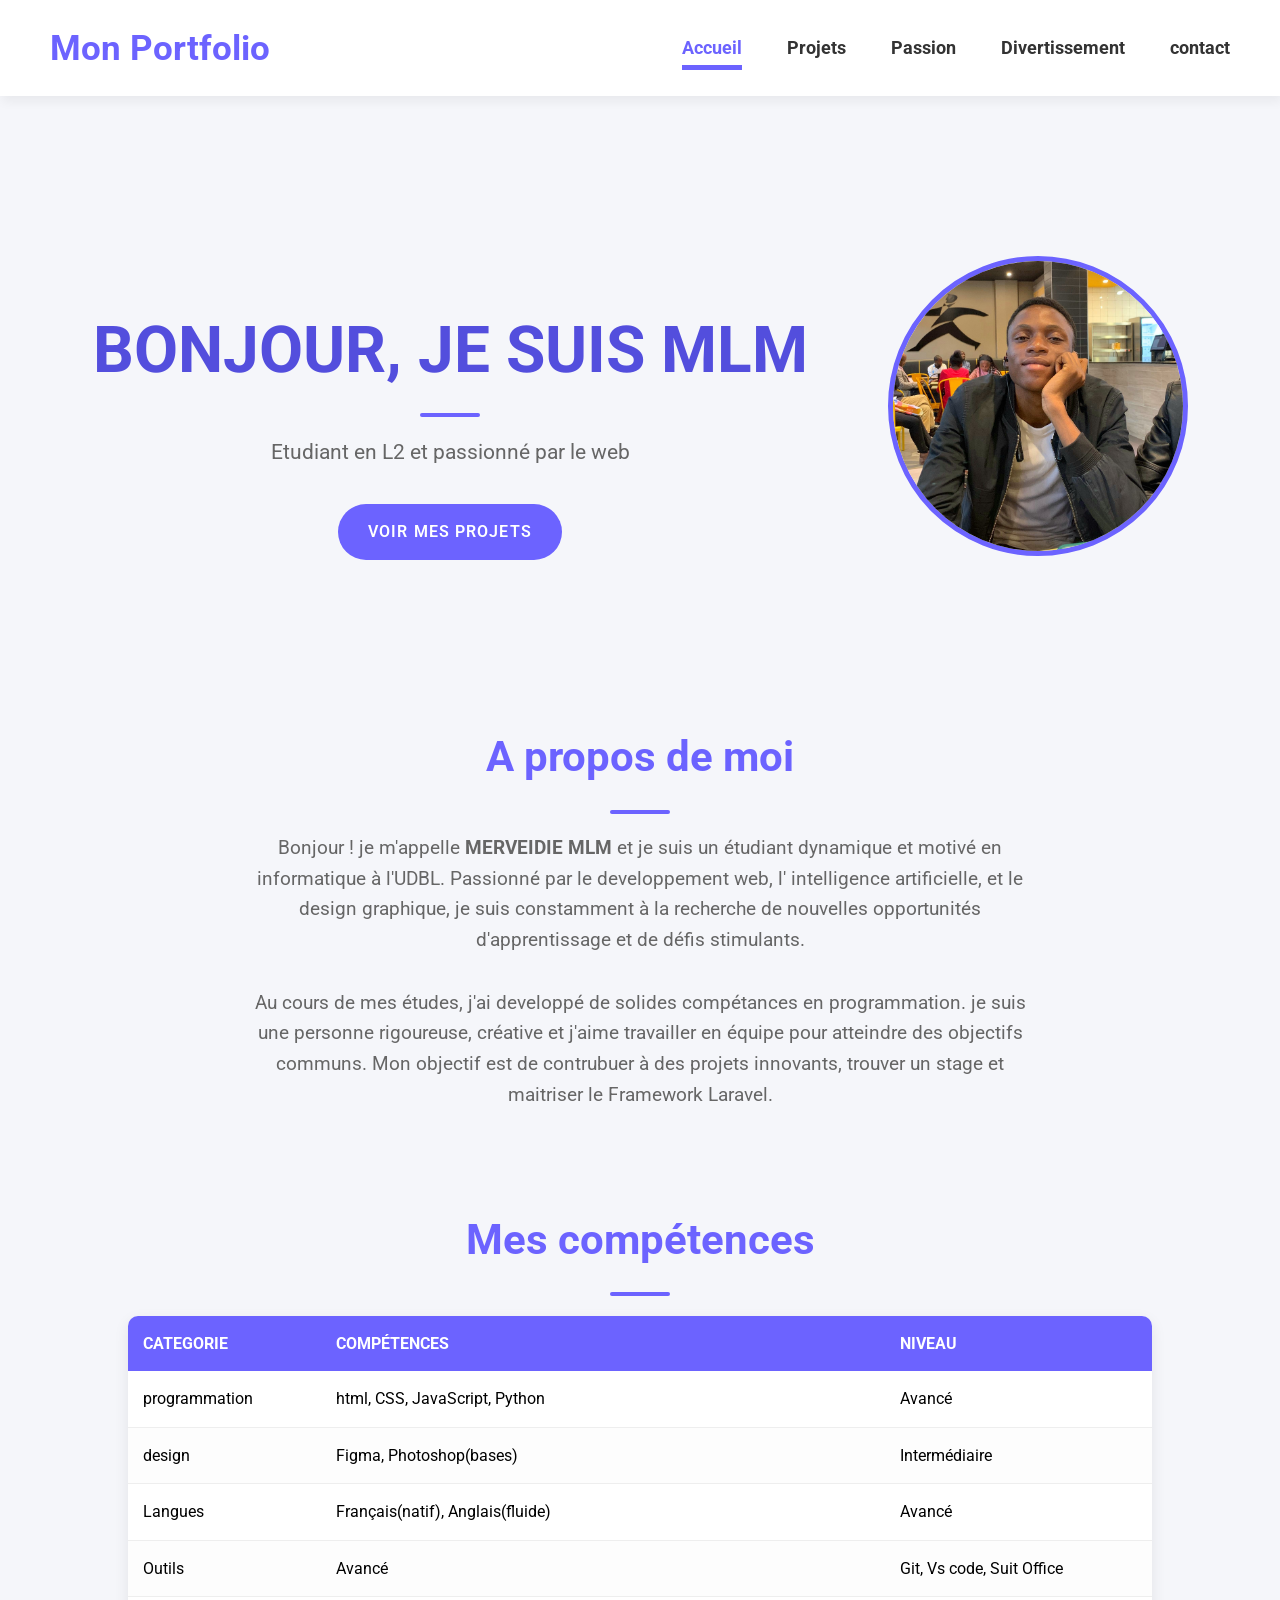
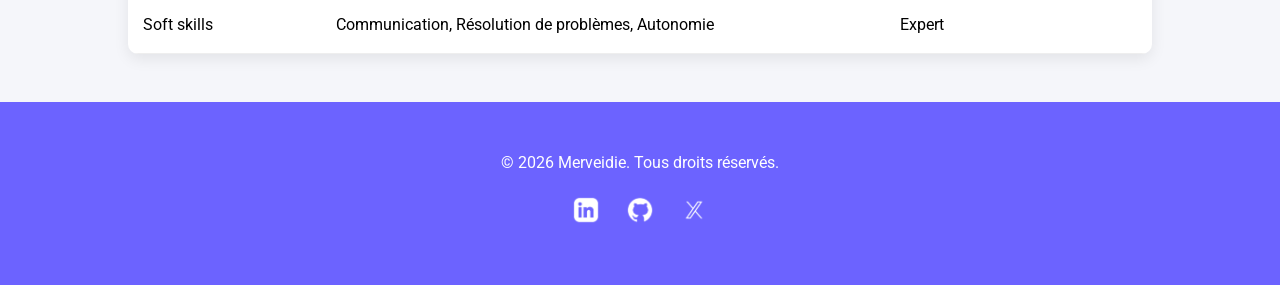
<file: index.html>
<!DOCTYPE html>
<html lang="en">
<head>
    <meta charset="UTF-8">
    <meta name="viewport" content="width=device-width, initial-scale=1.0">
    <title>Mon Portfolio</title>
    <link rel="stylesheet" href="css/style.css">
    <link rel="preconnect" href="https://fonts.googleapis.com">
    <link rel="preconnect" href="https://fonts.gstatic.com" crossorigin>
    <link href="https://fonts.googleapis.com/css2?family=Roboto:ital,wght@0,100..900;1,100..900&display=swap" rel="stylesheet">
    
   
</head>
<body>
    <header>
        <div>
            <a href="">Mon Portfolio</a>
        </div>
            <nav>
                <ul>
                    <li><a href="index.html" class="active">Accueil</a></li>
                    <li><a href="projet.html">Projets</a></li>
                    <li><a href="passion.html">Passion</a></li>
                    <li><a href="divertissement.html">Divertissement</a></li>
                    <li><a href="contact.html">contact</a></li>
                </ul>
            </nav>
    </header>
    <main>
        <section class="hero">
            <div>
                <h1>BONJOUR, JE SUIS MLM </h1>
                <p>Etudiant en L2 et passionné par le web</p>
                <a href="projet.html">voir mes projets</a>
            </div>
            <div>
                <img src="image/mlm.jpg" alt="mlm">
            </div>
        </section>
        <section class="apropos">
                <h2>A propos de moi</h2>
                <p>Bonjour ! je m'appelle <B>MERVEIDIE MLM</B> et je suis un étudiant dynamique et motivé en informatique à l'UDBL. Passionné par le developpement web, l' intelligence artificielle, et le design graphique, je suis constamment à la recherche de nouvelles opportunités d'apprentissage et de défis stimulants.</p>
                <p>Au cours de mes études, j'ai developpé de solides compétances en programmation. je suis une personne rigoureuse, créative et j'aime travailler en équipe pour atteindre des objectifs communs. Mon objectif est de contrubuer à des projets innovants, trouver un stage et maitriser le Framework Laravel. </p>
        </section>
        <section class="compétances">
            <div>
                <h2>Mes compétences</h2>
                <table>
                    <thead>
                        <tr>
                            <th>categorie</th>
                            <th>compétences</th>
                            <th>Niveau</th>
                        </tr>
                    </thead>
                    <tbody>
                        <tr>
                            <td>programmation</td>
                            <td>html, CSS, JavaScript, Python</td>
                            <td>Avancé</td>
                        </tr>
                        <tr>
                            <td>design</td>
                            <td>Figma, Photoshop(bases)</td>
                            <td>Intermédiaire</td>
                        </tr>
                        <tr>
                            <td>Langues</td>
                            <td>Français(natif), Anglais(fluide)</td>
                            <td>Avancé</td>
                        </tr>
                        <tr>
                            <td>Outils</td>
                            <td>Avancé</td>
                            <td>Git, Vs code, Suit Office</td>
                        </tr>
                        <tr>
                            <td>Soft skills</td>
                            <td>Communication, Résolution de problèmes, Autonomie</td>
                            <td>Expert</td>
                        </tr>
                    </tbody>
                </table>
            </div>
        </section>
    </main>
    <footer>
        <p>© 2026 Merveidie. Tous droits réservés.</p>
        <a href=""><img src="image/MLM 2.png" alt="MLM 2"width= "30"></a>
        <a href=""><img src="image/MLM 1.png" alt="MLM 1"width= "30"></a>
        <a href=""><img src="image/MLM 3.png" alt="MLM 3"width="30"></a>
          
    </footer>
</body>
</html>
</file>
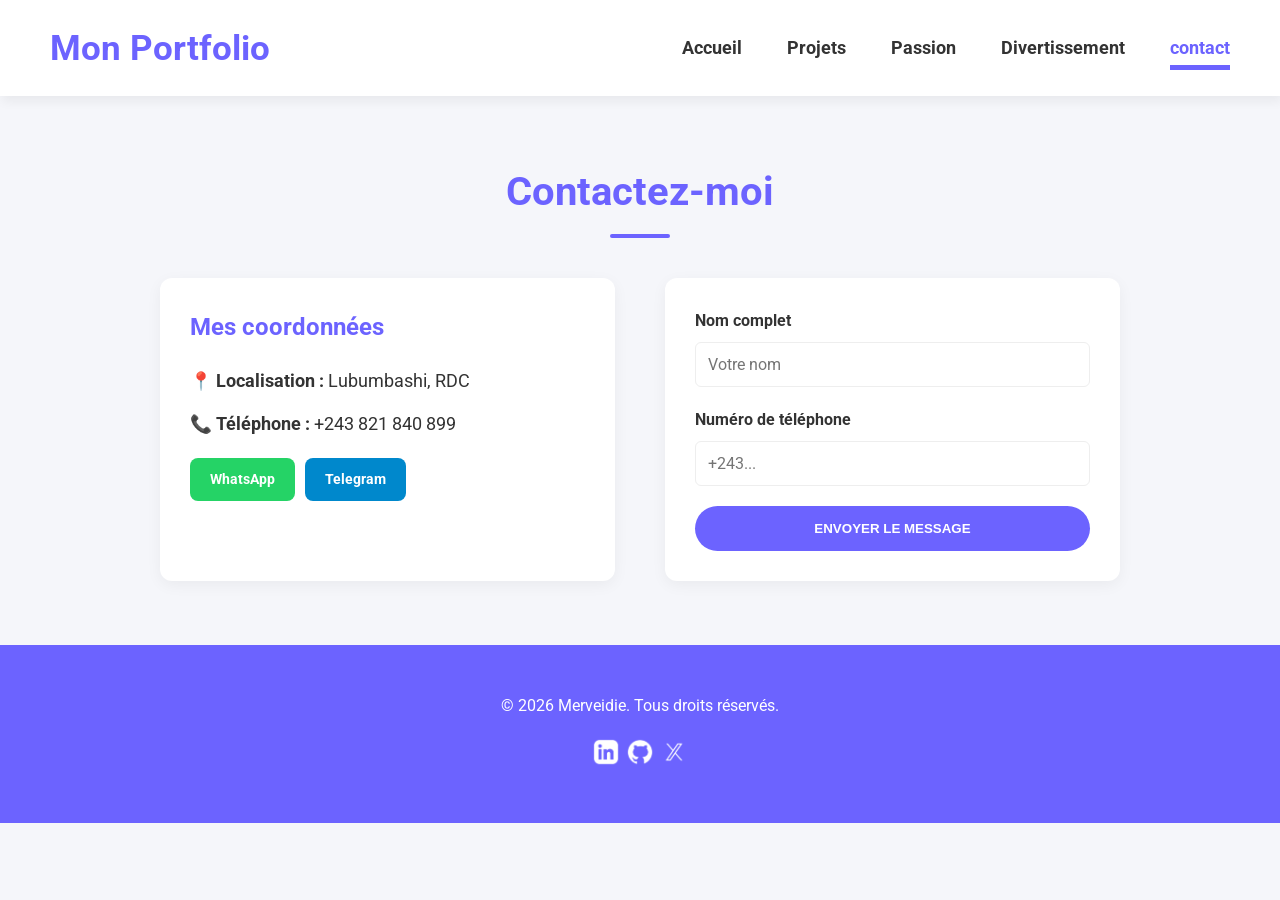
<file: contact.html>
<!DOCTYPE html>
<html lang="en">
<head>
    <meta charset="UTF-8">
    <meta name="viewport" content="width=device-width, initial-scale=1.0">
    <title>Mon Portfolio</title>
    <link rel="stylesheet" href="css/style.css">
    <link rel="preconnect" href="https://fonts.googleapis.com">
    <link rel="preconnect" href="https://fonts.gstatic.com" crossorigin>
    <link href="https://fonts.googleapis.com/css2?family=Roboto:ital,wght@0,100..900;1,100..900&display=swap" rel="stylesheet">
    
   
</head>
<body>
    <header>
        <div>
            <a href="">Mon Portfolio</a>
        </div>
            <nav>
                <ul>
                    <li><a href="index.html" >Accueil</a></li>
                    <li><a href="projet.html">Projets</a></li>
                    <li><a href="passion.html">Passion</a></li>
                    <li><a href="divertissement.html">Divertissement</a></li>
                    <li><a href="contact.html"class="active">contact</a></li>
                </ul>
            </nav>
    </header>
    <main class="contact-container">
        <h1>Contactez-moi</h1>
        
        <section class="contact-content">
            <div class="contact-info">
                <h3>Mes coordonnées</h3>
                <p>📍 <strong>Localisation :</strong> Lubumbashi, RDC</p>
                <p>📞 <strong>Téléphone :</strong> +243 821 840 899</p>
                
                <div class="social-links-contact">
                    <a href="https://wa.me/243821840899" target="_blank" class="btn-contact whatsapp">WhatsApp</a>
                    <a href="https://t.me/+243821840899" target="_blank" class="btn-contact telegram">Telegram</a>
                </div>
            </div>

            <div class="contact-form">
                <form action="#">
                    <div class="form-group">
                        <label for="nom">Nom complet</label>
                        <input type="text" id="nom" name="nom" placeholder="Votre nom" required>
                    </div>
                    <div class="form-group">
                        <label for="tel">Numéro de téléphone</label>
                        <input type="tel" id="tel" name="tel" placeholder="+243..." required>
                    </div>
                    <button type="submit" class="btn-submit">Envoyer le message</button>
                </form>
            </div>
        </section>
    </main>
    <footer>
        <p>© 2026 Merveidie. Tous droits réservés.</p>
        <img src="image/MLM 2.png" alt="MLM 2"width= "30"> <img src="image/MLM 1.png" alt="MLM 1"width= "30"> <img src="image/MLM 3.png" alt="MLM 3"width="30">
    </footer>
</body>
</html>
</file>
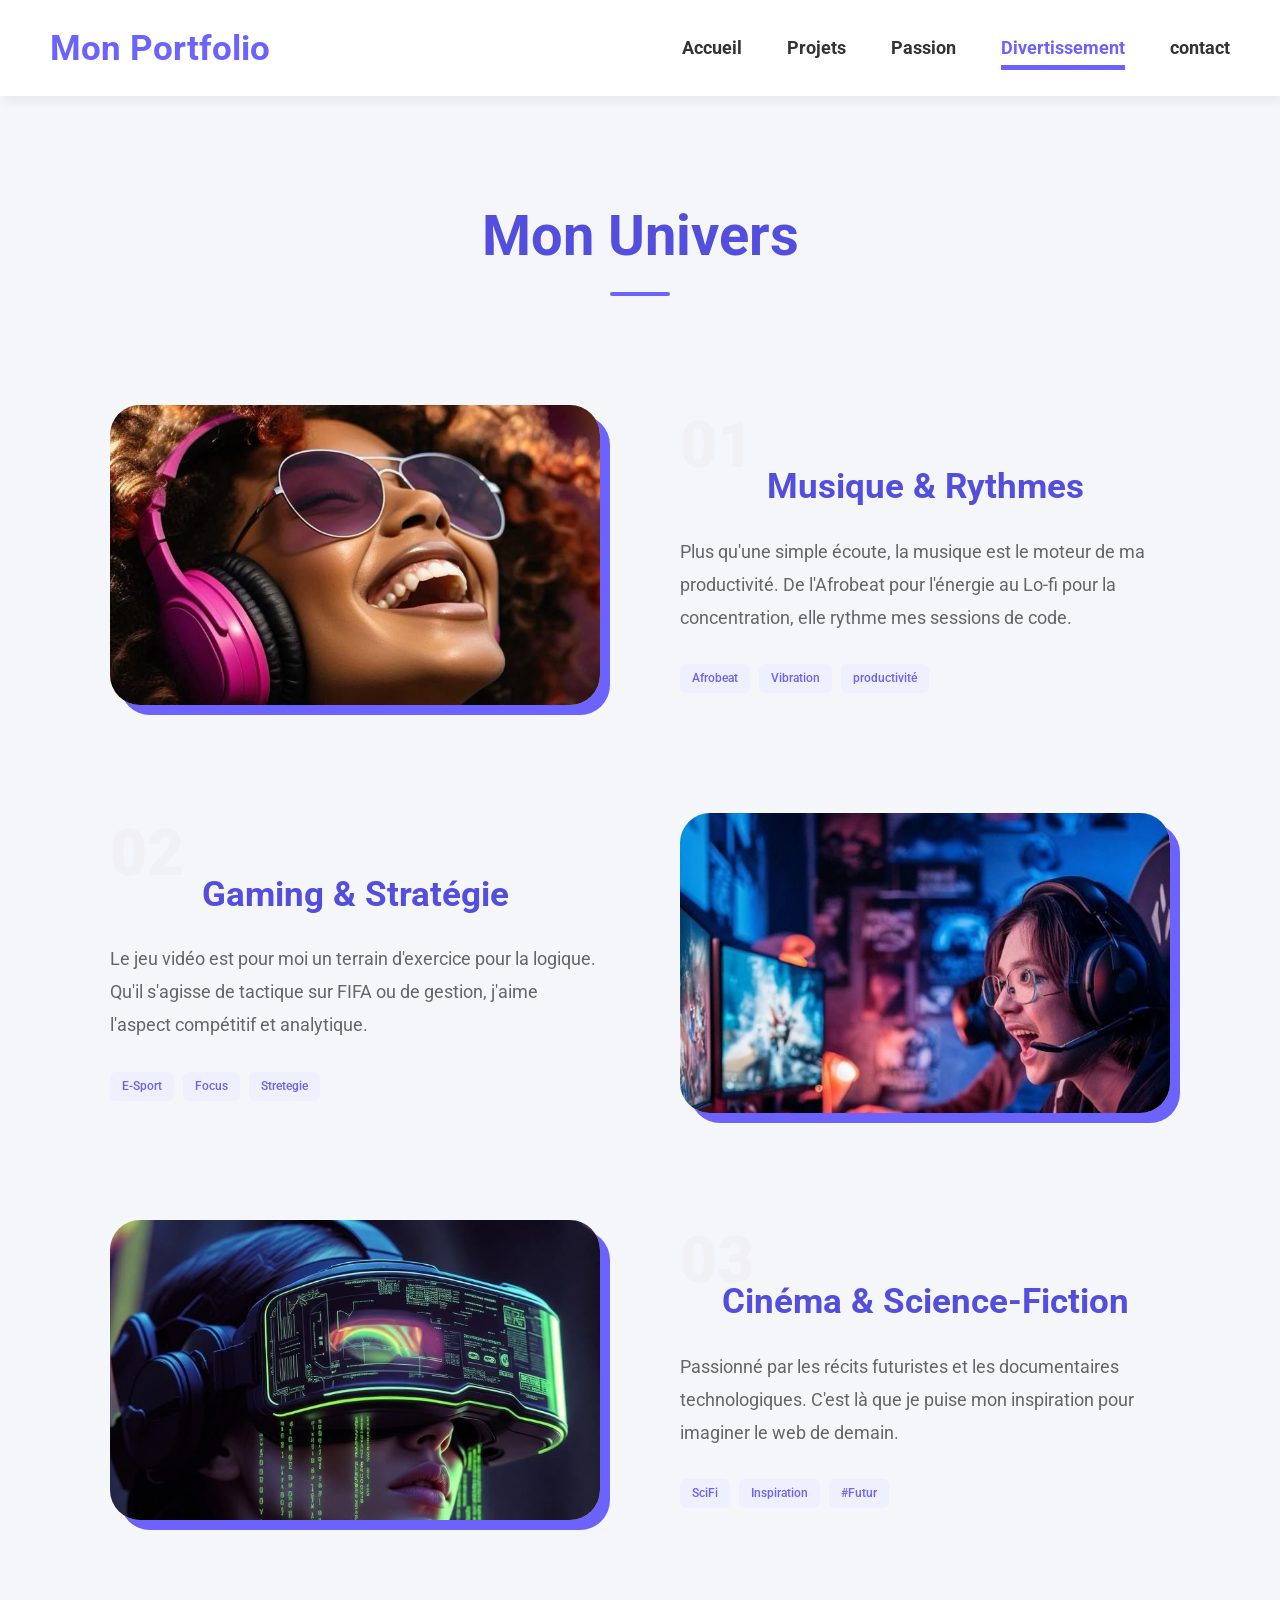
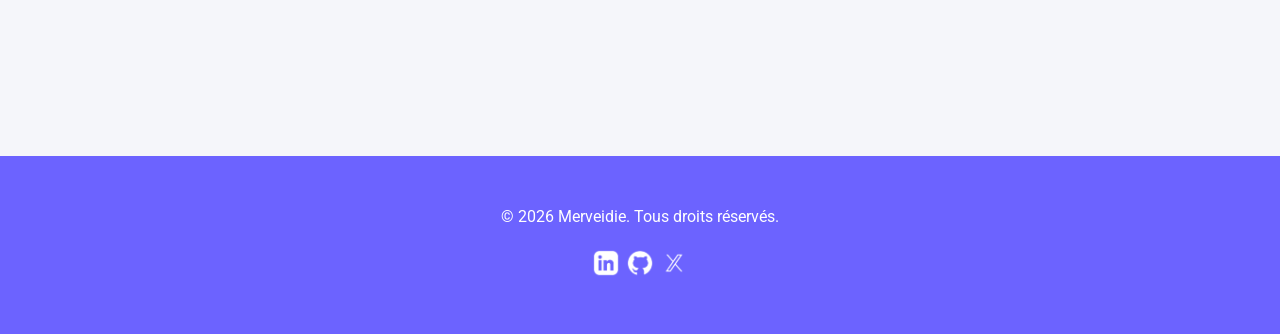
<file: divertissement.html>
<!DOCTYPE html>
<html lang="en">
<head>
    <meta charset="UTF-8">
    <meta name="viewport" content="width=device-width, initial-scale=1.0">
    <title>Mon Portfolio</title>
    <link rel="stylesheet" href="css/style.css">
    <link rel="preconnect" href="https://fonts.googleapis.com">
    <link rel="preconnect" href="https://fonts.gstatic.com" crossorigin>
    <link href="https://fonts.googleapis.com/css2?family=Roboto:ital,wght@0,100..900;1,100..900&display=swap" rel="stylesheet">
    
   
</head>
<body>
    <header>
        <div>
            <a href="">Mon Portfolio</a>
        </div>
            <nav>
                <ul>
                    <li><a href="index.html" >Accueil</a></li>
                    <li><a href="projet.html">Projets</a></li>
                    <li><a href="passion.html">Passion</a></li>
                    <li><a href="divertissement.html"class="active">Divertissement</a></li>
                    <li><a href="contact.html">contact</a></li>
                </ul>
            </nav>
    </header>
    <main class="divertissement-page">
        <section class="intro-title">
            <h1>Mon Univers</h1>
            <div class="separator"></div>
        </section>
    
        <section class="hobby-row">
            <div class="hobby-image">
                <img src="image/musique.jpg" alt="Musique">
            </div>
            <div class="hobby-text">
                <span class="number">01</span>
                <h2>Musique & Rythmes</h2>
                <p>Plus qu'une simple écoute, la musique est le moteur de ma productivité. De l'Afrobeat pour l'énergie au Lo-fi pour la concentration, elle rythme mes sessions de code.</p>
                <div class="lien1">
                    <span>Afrobeat</span>
                    <span>Vibration</span>
                    <span>productivité</span>
                </div>
            </div>
        </section>
    
        <section class="hobby-row reverse">
            <div class="hobby-image">
                <img src="image/game.jpg" alt="game">
            </div>
            <div class="hobby-text">
                <span class="number">02</span>
                <h2>Gaming & Stratégie</h2>
                <p>Le jeu vidéo est pour moi un terrain d'exercice pour la logique. Qu'il s'agisse de tactique sur FIFA ou de gestion, j'aime l'aspect compétitif et analytique.</p>
                <div class="lien2">
                    <span>E-Sport</span>
                    <span>Focus</span>
                    <span>Stretegie</span>
                </div>
            </div>
        </section>
    
        <section class="hobby-row">
            <div class="hobby-image">
                <img src="image/cinema.jpg" alt="Cinéma">
            </div>
            <div class="hobby-text">
                <span class="number">03</span>
                <h2>Cinéma & Science-Fiction</h2>
                <p>Passionné par les récits futuristes et les documentaires technologiques. C'est là que je puise mon inspiration pour imaginer le web de demain.</p>
                <div class="lien3">
                    <span>SciFi</span>
                    <span>Inspiration</span>
                    <span>#Futur</span>
                </div>
            </div>
        </section>
    </main>
    <footer>
        <p>© 2026 Merveidie. Tous droits réservés.</p>
        <img src="image/MLM 2.png" alt="MLM 2"width= "30"> <img src="image/MLM 1.png" alt="MLM 1"width= "30"> <img src="image/MLM 3.png" alt="MLM 3"width="30">
    </footer>
</body>
</html>
</file>
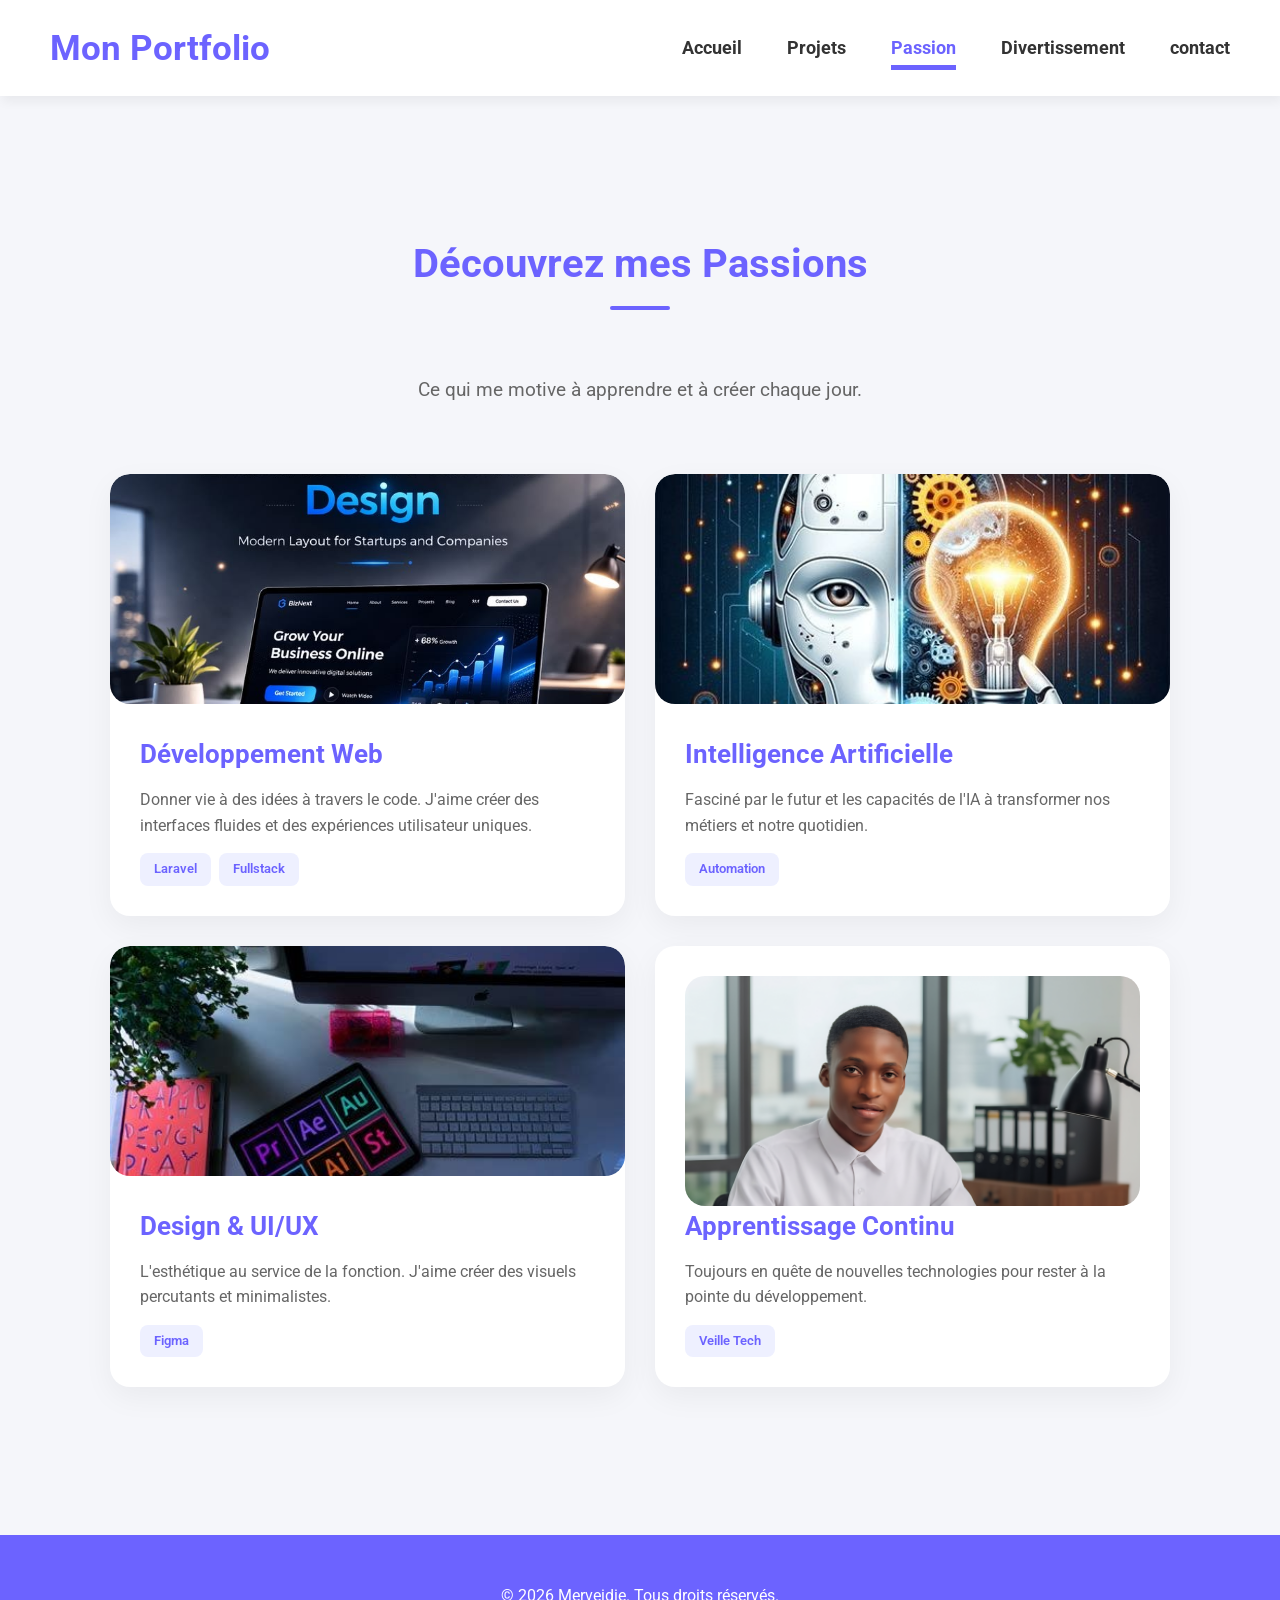
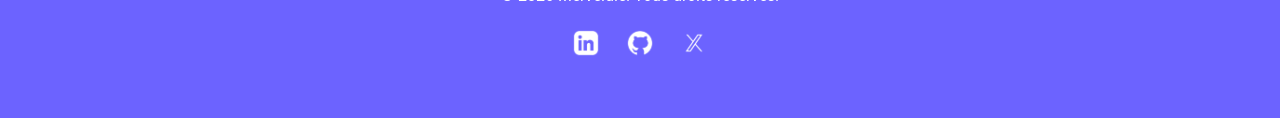
<file: passion.html>
<!DOCTYPE html>
<html lang="en">
<head>
    <meta charset="UTF-8">
    <meta name="viewport" content="width=device-width, initial-scale=1.0">
    <title>Mon Portfolio - Passion</title>
    <link rel="stylesheet" href="css/style.css">
    <link rel="preconnect" href="https://fonts.googleapis.com">
    <link rel="preconnect" href="https://fonts.gstatic.com" crossorigin>
    <link href="https://fonts.googleapis.com/css2?family=Roboto:ital,wght@0,100..900;1,100..900&display=swap" rel="stylesheet">
</head>
<body>
    <header>
        <div>
            <a href="index.html">Mon Portfolio</a>
        </div>
        <nav>
            <ul>
                <li><a href="index.html">Accueil</a></li>
                <li><a href="projet.html">Projets</a></li>
                <li><a href="passion.html" class="active">Passion</a></li>
                <li><a href="divertissement.html">Divertissement</a></li>
                <li><a href="contact.html">contact</a></li>
            </ul>
        </nav>
    </header>

    <main>
        <section class="passion-header">
            <h1>Découvrez mes Passions</h1>
            <div class="separator"></div>
            <p>Ce qui me motive à apprendre et à créer chaque jour.</p>
        </section>

        <section class="passion-grid">
            <div class="passion-item web">
                <div class="passion-image">
                    <img src="image/web.jpg" alt="Développement Web">
                </div>
                <div class="passion-content">
                    <h3>Développement Web</h3>
                    <p>Donner vie à des idées à travers le code. J'aime créer des interfaces fluides et des expériences utilisateur uniques.</p>
                    <div class="tags-passion">
                        <span>Laravel</span>
                        <span>Fullstack</span>
                    </div>
                </div>
            </div>

            <div class="passion-item ia">
                <div class="passion-image">
                    <img src="image/ia.jpg" alt="IA">
                </div>
                <div class="passion-content">
                    <h3>Intelligence Artificielle</h3>
                    <p>Fasciné par le futur et les capacités de l'IA à transformer nos métiers et notre quotidien.</p>
                    <div class="tags-passion">
                        <span>Automation</span>
                    </div>
                </div>
            </div>

            <div class="passion-item design">
                <div class="passion-image">
                    <img src="image/ui design.jpg" alt="Design">
                </div>
                <div class="passion-content">
                    <h3>Design & UI/UX</h3>
                    <p>L'esthétique au service de la fonction. J'aime créer des visuels percutants et minimalistes.</p>
                    <div class="tags-passion">
                        <span>Figma</span>
                    </div>
                </div>
            </div>

            <div class="passion-item learning">
                <div class="passion-content">
                    <div class="passion-image">
                        <img src="image/apprentissage.jpg" alt="Veille">
                    </div>
                    <h3>Apprentissage Continu</h3>
                    <p>Toujours en quête de nouvelles technologies pour rester à la pointe du développement.</p>
                    <div class="tags-passion">
                        <span>Veille Tech</span>
                    </div>
                </div>
            </div>
        </section>
    </main>

    <footer>
        <p>© 2026 Merveidie. Tous droits réservés.</p>
        <a href=""><img src="image/MLM 2.png" alt="MLM 2" width="30"></a>
        <a href=""><img src="image/MLM 1.png" alt="MLM 1" width="30"></a>
        <a href=""><img src="image/MLM 3.png" alt="MLM 3" width="30"></a>
    </footer>
</body>
</html>
</file>
<file: css/style.css>
:root{
    --violet-doux:#6C63FF;
    --violet-fonce: #534EDD;
    --orange-vif:#FFA726;
    --gris-tres-fonce:#333;
    --gris-fonce:#666;
    --gris-tres-clair:#F8F8F8;
    --gris-clair:#EEE;


}
*{
    margin:0;
    padding: 0;
    box-sizing: border-box;
    
}
body{
    background-color: var(--gris-tres-clair);
    font-family:Roboto, sans-serif;
    line-height: 1.6;
    
}
header{
    background-color: white;
    box-shadow: 2px 6px 10PX rgba(0, 0, 0, 0.05);
    position: sticky;
    top: 0;
    z-index: 100;
    display: flex;
    justify-content: space-between;
    align-items: center;
    padding: 2rem 3rem;
}
header div a{
    text-decoration: none;
    font-size: 2.2rem;
    font-weight: BOLD;
    color: var(--violet-doux);

}
ul li{
    list-style: none;
    margin-left: 25px ;

    
}
ul{
    display: flex;
}
ul li a{
    text-decoration: none;
    color: var(--gris-tres-fonce);
    font-weight: bold;
    font-size: 1.1rem;
    position: relative;
    padding: 10px 0;
}
ul li a:hover{
    color: var(--violet-doux);
}
ul li a::after{
    content: '';
    position: absolute;
    left: 0;
    bottom: 0;
    height: 3px;
    width: 0%;
    background-color: var(--violet-doux);
    transition: width 0.3S ease;
}
ul li a:hover::after{
    width: 100%;
}
a.active {
    color: var(--violet-doux);

}
a.active::after{
    width: 100%;
}
section.hero{
    display: flex;
    justify-content: center;
    align-items: center;
    gap: 5rem;
    text-align: center;
    margin: 10rem 2rem;
}
.hero img{
    width: 300px;
    height: 300px;
    object-fit: cover;
    border-radius: 50%;
    border: 5px solid var(--violet-doux);

}
.hero h1{
    color: var(--violet-fonce);
    font-size: 4rem;
    font-weight: 700;
    margin-bottom: 1.2rem;
}
.hero p{
    color: var(--gris-fonce);
    font-size: 1.3rem;
    margin-bottom: 1.2rem;
}
.hero a{
    text-decoration: none;
    display: inline-block;
    background-color: var(--violet-doux);
    color: white;
    padding: 15px 30px;
    border-radius: 50px;
    text-transform: uppercase;
    letter-spacing: 1.1px;
    font-weight: 600;
    margin-top: 1rem;
    transition: background-color 0.3s ease, transform 0.2s ease;


}
.hero a:hover{
    background-color: var(--violet-fonce);
    transform: translateY(-3px);
}
.apropos {
    width: 800px;
    margin: 6rem auto ;
    text-align: center;
}
section h2 {
    color: var(--violet-doux);
    font-size: 2.6rem;
    font-weight: 700;
    position: relative;
    text-align: center;
}
section h2::after {
    content: '';
    display: block;
    width: 60px;
    height: 4px;
    background-color: var(--violet-doux);
    margin: 1.2rem auto;
    border-radius: 2px;
}
.apropos p{
    margin-bottom: 2rem;
    color: var(--gris-fonce);
    font-size: 1.2rem;
}
.compétances table{
    width: 80%;
    margin: 0 auto;
    border-collapse:collapse ;
    background-color: #FFF;
    box-shadow: 0 5px 15px rgba(0, 0, 0, 0.08);
    border-radius: 10px;
    overflow: hidden;

}
.compétances table th, .compétances table td{
    padding: 15px;
}
.compétances table thead{
    background-color: var(--violet-doux);
    color: #FFF;
    text-transform: uppercase;
}
.compétances table tbody td {
    /* ajoute une bordure de 1px en bas de chaque cellule*/
    border-bottom: 1px solid var(--gris-clair);
}
.compétances table tbody tr:nth-child(even){
    background-color: #fdfdfd;
}
.compétances table tbody tr{
    transition: background-color 0.3s ease;
}
.compétances table tbody tr:hover{
    background-color: #f0f0f0;
}
.compétances table thead th{
    text-align: left;
}
footer{
    margin-top: 3rem;
    background-color: var(--violet-doux);
    padding: 3rem 0;
    text-align: center;
}
footer p{
    color: white;
    margin-bottom: 1.2rem;
}
footer a{
    display: inline-block;
    font-size: 1.6rem;
    color: white;
    margin: 0 10px;
    transition: color 0.3S ease, transform 0.2S ease;

}
footer a{
    color: var(--orange-vif);
    transform: translate Y(-3px);
}

/*ESSAI partie de l'onglet projet*/
* {
    margin: 0;
    padding: 0;
    box-sizing: border-box;
}
body {
    font-family: 'Roboto', sans-serif;
    background: #f5f6fa;
}
header {
    display: flex;
    justify-content: space-between;
    align-items: center;
    padding: 20px 50px;
    background: white;
}

header a {
    text-decoration: none;
    color: #6c63ff;
    font-weight: bold;
    font-size: 20px;
}
nav ul {
    display: flex;
    list-style: none;
    gap: 20px;
}
nav a.active {
    color: #6c63ff;
    border-bottom: 2px solid #6c63ff;
}
/* TITRE */
main h1 {
    text-align: center;
    margin: 40px 0;
    color: #6c63ff;
}
/* SECTION PROJETS */
.projets {
    justify-content: center;
    padding: 40px 100px;
}

/* GRID */
.projets-container {
    display: grid;
    grid-template-columns: repeat(auto-fit, minmax(280px, 1fr));
    gap: 30px;
}
/* CARTE */

.carte {
    background: #fff;
    border-radius: 12px;
    overflow: hidden;
    box-shadow: 0 4px 15px rgba(0,0,0,0.08);
    transition: 0.3s;
}

.carte:hover {
    transform: translateY(-5px);
}
/* IMAGE + LIGNE VIOLETTE */
.carte img {
    width: 100%;
    height: 180px;
    object-fit: cover;
    display: block;
    border-bottom: 4px solid #6c63ff;
}
/* CONTENU */
.contenu {
    padding: 15px;
}

.contenu h3 {
    color: #6c63ff;
    margin-bottom: 10px;
}

.contenu p {
    font-size: 14px;
    color: #555;
}
/* TAGS et mise en forme des bouton html css js python et autres... */
.tags {
    margin: 10px 0;
}

.tags span {
    background: #eef0ff;
    color: #6c63ff;
    padding: 5px 12px;
    margin: 5px 5px 0 0;
    display: inline-block;
    border-radius: 6px;
    font-size: 12px;
    font-weight: 500;
}
/* LIENS */
.liens {
    display: flex;
    justify-content: space-between;
    margin-top: 10px;
}

.liens i {
    font-size: 14px;
}

.liens a {
    text-decoration: none;
    color: #333;

    font-size: 14px;
    display: flex;
    align-items: center;
    gap: 5px;
}

.liens a:hover {
    color: #6c63ff;
}
/*stylisation du titre mes realisation et mis de la petite bar voillette au milieu qui souligne le bas*/
h1{
    font-size: 2.5rem;
    position: relative;
    margin-bottom: 40px;
}
h1::after{
    content: "";
    display: block;
    width: 60px;
    height: 4px;
    background-color: #6c63ff;
    margin: 10px auto 0;
    border-radius: 2px;
}








/*CONTAC*/
/* --- STYLES PAGE CONTACT --- */

.contact-container {
    max-width: 1000px;
    margin: 4rem auto;
    padding: 0 20px;
}

.contact-content {
    display: flex;
    flex-wrap: wrap;
    gap: 50px;
    justify-content: center;
    margin-top: 30px;
}

.contact-info, .contact-form {
    flex: 1;
    min-width: 300px;
    background: white;
    padding: 30px;
    border-radius: 12px;
    box-shadow: 0 4px 15px rgba(0,0,0,0.05);
}

.contact-info h3 {
    color: var(--violet-doux);
    margin-bottom: 20px;
    font-size: 1.5rem;
}

.contact-info p {
    margin-bottom: 15px;
    font-size: 1.1rem;
    color: var(--gris-tres-fonce);
}

.social-links-contact {
    display: flex;
    gap: 10px;
    margin-top: 20px;
}

.btn-contact {
    text-decoration: none;
    padding: 10px 20px;
    border-radius: 8px;
    color: white;
    font-weight: bold;
    font-size: 0.9rem;
    transition: opacity 0.3s;
}

.whatsapp { background-color: #25D366; }
.telegram { background-color: #0088cc; }

.btn-contact:hover {
    opacity: 0.8;
}

/* Formulaire */
.form-group {
    margin-bottom: 20px;
}

.form-group label {
    display: block;
    margin-bottom: 8px;
    font-weight: bold;
    color: var(--gris-tres-fonce);
}

.form-group input {
    width: 100%;
    padding: 12px;
    border: 1px solid var(--gris-clair);
    border-radius: 6px;
    font-family: inherit;
    font-size: 1rem;
}

.form-group input:focus {
    outline: none;
    border-color: var(--violet-doux);
}

.btn-submit {
    width: 100%;
    background-color: var(--violet-doux);
    color: white;
    border: none;
    padding: 15px;
    border-radius: 50px;
    font-weight: bold;
    text-transform: uppercase;
    cursor: pointer;
    transition: background 0.3s;
}

.btn-submit:hover {
    background-color: var(--violet-fonce);
}



/* divertiments*/


/* --- DESIGN ALTERNÉ (HORS CARTES) --- */

.divertissement-page {
    padding-bottom: 5rem;
}

.intro-title {
    text-align: center;
    padding: 6rem 0 4rem;
}

.intro-title h1 {
    font-size: 3.5rem;
    color: var(--violet-fonce);
    margin: 0;
}

/* La ligne sous le titre */
.separator {
    width: 80px;
    height: 5px;
   /* background: var(--orange-vif);*/
    margin: 20px auto;
    border-radius: 10px;
}

/* Structure des lignes */
.hobby-row {
    display: flex;
    align-items: center;
    justify-content: center;
    gap: 80px;
    max-width: 1100px;
    margin: 0 auto 100px auto;
    padding: 0 20px;
}

/* Inversion pour une ligne sur deux */
.hobby-row.reverse {
    flex-direction: row-reverse;
}

.hobby-image {
    flex: 1;
    position: relative;
}

.hobby-image img {
    width: 100%;
    height: 400px;
    object-fit: cover;
    border-radius: 30px;
    box-shadow: 20px 20px 0px var(--violet-doux); /* Effet de décalage */
    transition: transform 0.4s ease;
}

.hobby-row:hover .hobby-image img {
    transform: translate(-10px, -10px);
}

.hobby-text {
    flex: 1;
}

.number {
    font-size: 4rem;
    font-weight: 900;
    color: var(--gris-clair);
    display: block;
    line-height: 1;
    margin-bottom: -20px;
    opacity: 0.5;
}

.hobby-text h2 {
    font-size: 2.2rem;
    color: var(--violet-fonce);
    margin-bottom: 20px;
    text-align: left; /* Annule le centrage global si besoin */
}

.hobby-text h2::after {
    display: none; /* On enlève la barre par défaut des h2 pour ce design */
}

.hobby-text p {
    font-size: 1.15rem;
    color: var(--gris-fonce);
    line-height: 1.8;
    margin-bottom: 25px;
}

.hobby-tags {
    font-weight: bold;
    color: var(--violet-doux);
    letter-spacing: 1px;
    font-size: 0.9rem;
}

/* Responsive : On empile tout sur mobile */
@media (max-width: 900px)
    .hobby-row, .hobby-row.reverse {
        flex-direction: column;
        gap: 40px;
        text-align: center;
        margin-bottom: 80px;
    }
    .hobby-image img {
        height: 300px;
        box-shadow: 10px 10px 0px var(--violet-doux);
    }
    .hobby-text h2 {
        text-align: center;
    }
    /*stylisation des boutons afrobeat, activité et autres...*/
.lien1 {
    margin: 10px 0;
}
.lien1 span {
    background: #eef0ff;
    color: #6c63ff;
    padding: 5px 12px;
    margin: 5px 5px 0 0;
    display: inline-block;
    border-radius: 6px;
    font-size: 12px;
    font-weight: 500;
}
/*stylisation des boutons...*/
.lien2 {
    margin: 10px 0;
}
.lien2 span {
    background: #eef0ff;
    color: #6c63ff;
    padding: 5px 12px;
    margin: 5px 5px 0 0;
    display: inline-block;
    border-radius: 6px;
    font-size: 12px;
    font-weight: 500;
}
/*stylisation des boutons...*/
.lien3{
    margin: 10px 0;
}
.lien3 span {
    background: #eef0ff;
    color: #6c63ff;
    padding: 5px 12px;
    margin: 5px 5px 0 0;
    display: inline-block;
    border-radius: 6px;
    font-size: 12px;
    font-weight: 500;
}
/*recadrer la photo à l'interieur sans bouger la taille de l'image de la dame avec le casque ni la forme*/
section div img{
    width: 200px;
    height: 200px;
    object-fit: cover;/*force l'image à remplir le cadre sans se déformer*/
    object-position: center 25%;
    border-radius: 20px;
}

/*Partie passion*/
/* --- STYLES SPÉCIFIQUES PAGE PASSION --- */

.passion-header {
    text-align: center;
    padding: 6rem 0 3rem;
}

.passion-header p {
    color: var(--gris-fonce);
    font-size: 1.2rem;
    margin-top: 15px;
}

.passion-grid {
    max-width: 1100px;
    margin: 0 auto 8rem;
    padding: 20px;
    display: grid;
    /* Grille à 2 colonnes */
    grid-template-columns: repeat(2, 1fr);
    gap: 30px;
}

.passion-item {
    background: white;
    border-radius: 20px;
    overflow: hidden;
    display: flex;
    flex-direction: column;
    box-shadow: 0 10px 30px rgba(0,0,0,0.05);
    transition: all 0.3s ease;
}

.passion-item:hover {
    transform: translateY(-10px);
    box-shadow: 0 15px 35px rgba(108, 99, 255, 0.1);
}

.passion-image {
    height: 230px;
    overflow: hidden;
}

.passion-image img {
    width: 100%;
    height: 100%;
    object-fit: cover;
    transition: transform 0.5s ease;
}

.passion-item:hover .passion-image img {
    transform: scale(1.1);
}

.passion-content {
    padding: 30px;
}

.passion-content h3 {
    color: var(--violet-doux);
    margin-bottom: 12px;
    font-size: 1.6rem;
    text-align: left;
}

/* On enlève la barre sous les H3 dans cette section pour le look Bento */
.passion-content h3::after {
    display: none;
}

.passion-content p {
    color: var(--gris-fonce);
    font-size: 1rem;
    line-height: 1.6;
}

/* Boutons types badges (comme Projets) */
.tags-passion {
    margin-top: 15px;
    display: flex;
    gap: 8px;
}

.tags-passion span {
    background: #eef0ff;
    color: var(--violet-doux);
    padding: 6px 14px;
    border-radius: 8px;
    font-size: 0.8rem;
    font-weight: 600;
}

/* --- RESPONSIVE PASSION --- */

@media (max-width: 850px) {
    .passion-grid {
        grid-template-columns: 1fr; /* Une seule colonne sur mobile */
    }
}
.passion-header::after {
    content: '';
    display: block;
}
</file>
